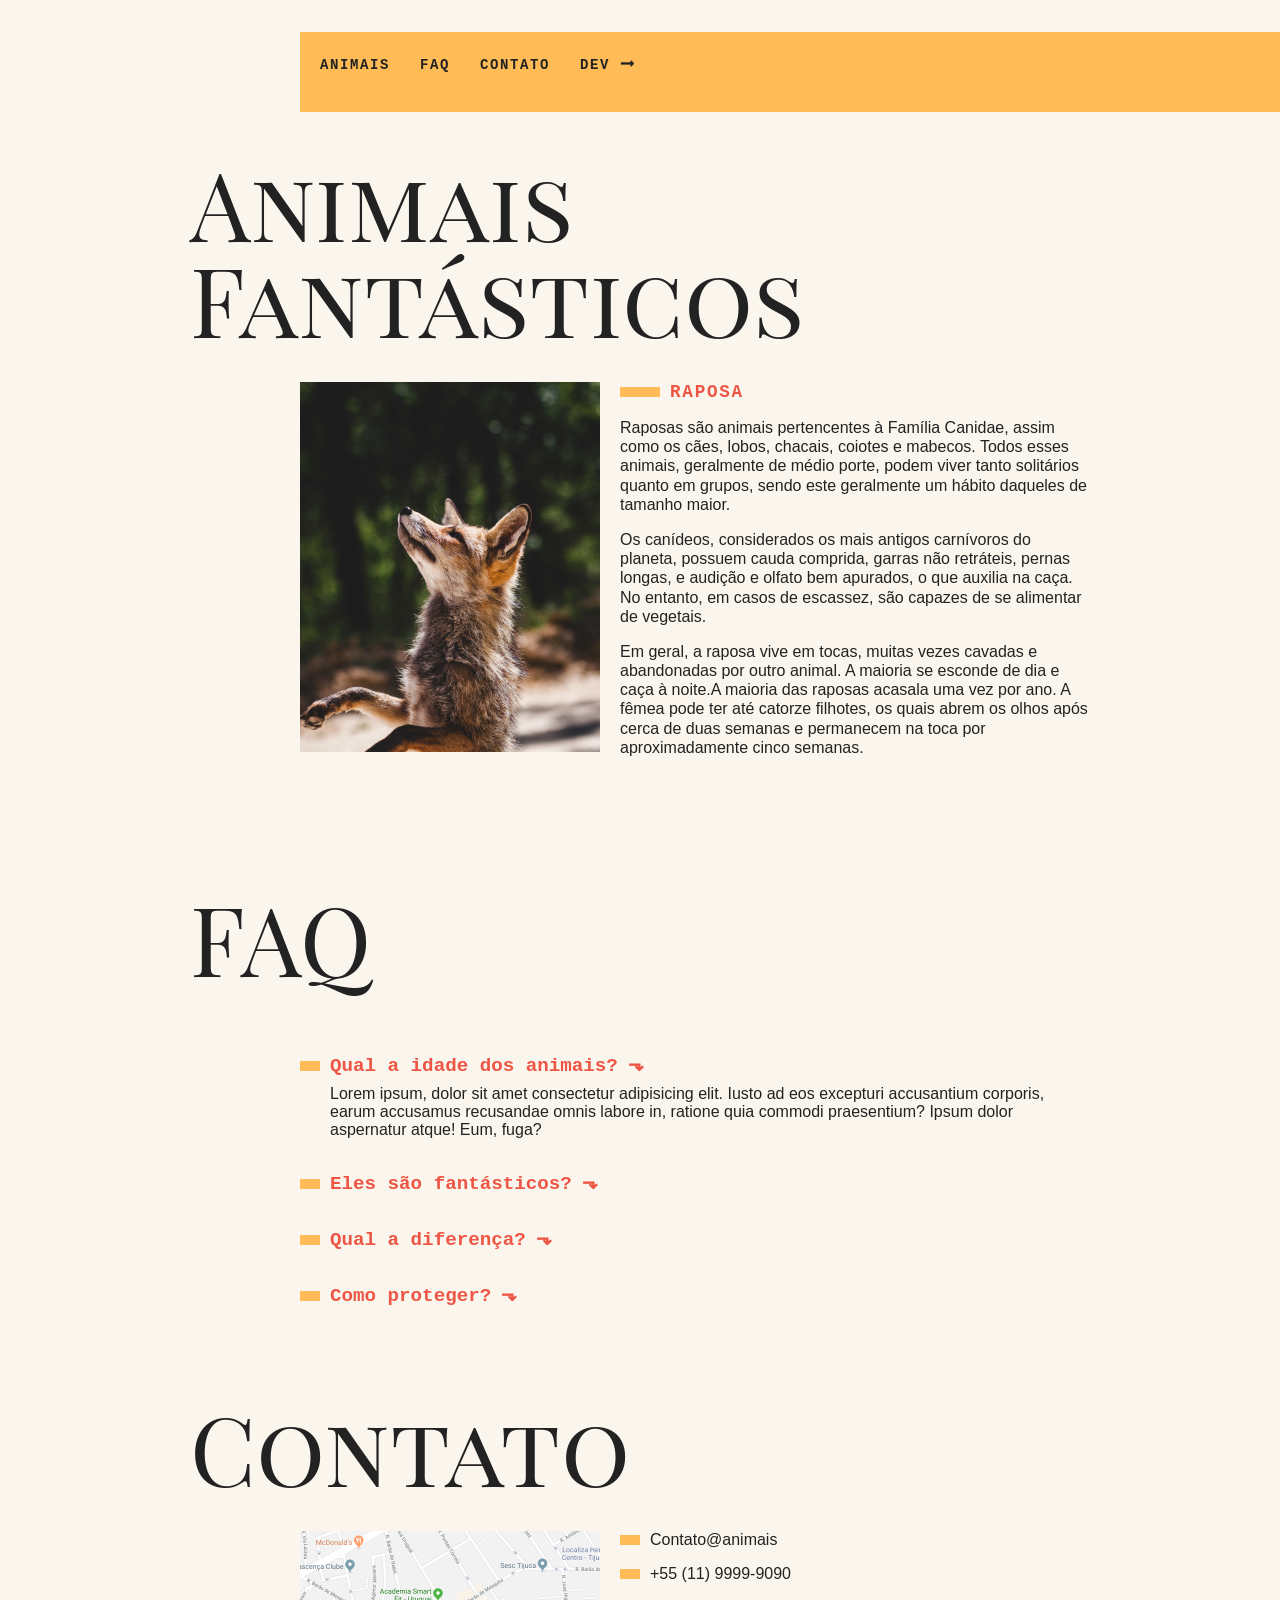
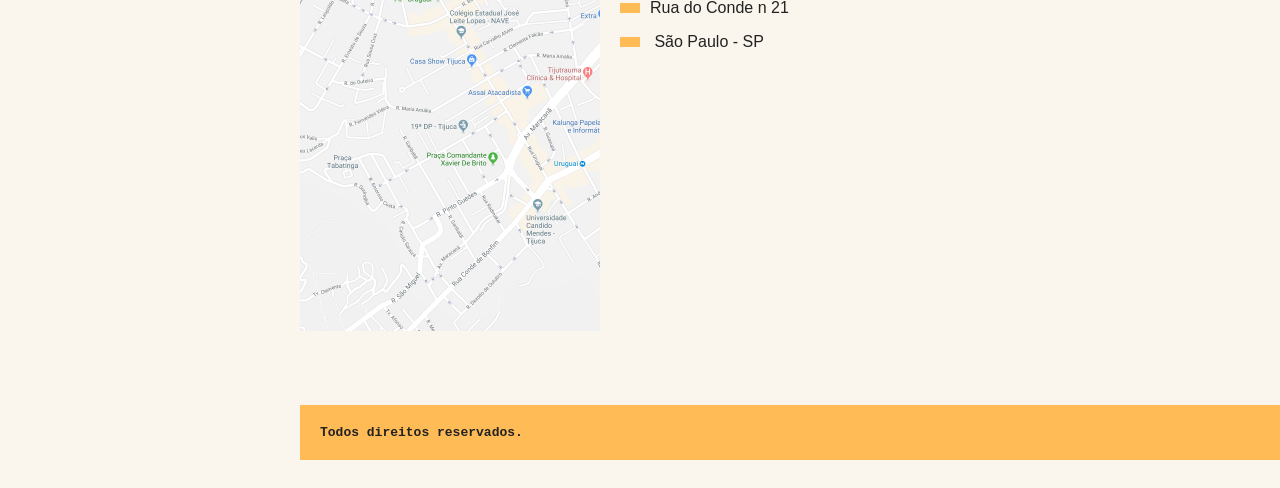
<file: index.html>
<!DOCTYPE html>
<html lang="pt-BR">
  <head>
    <meta charset="UTF-8" />
    <meta http-equiv="X-UA-Compatible" content="IE=edge" />
    <meta name="viewport" content="width=device-width, initial-scale=1.0" />
    <link href="https://fonts.googleapis.com/css2?family=Playfair+Display+SC&family=Press+Start+2P&display=swap" rel="stylesheet">
    <link rel="stylesheet" href="css/style.css" />
    <title>Animais Fantásticos</title>
  </head>

  <body>
    <!-- menu do site -->
    <nav class="menu js-menu">
      <ul class="animais-lista">
        <li><a href="#animais">Animais</a></li>
        <li><a href="#faq">Faq</a></li>
        <li><a href="#contato">Contato</a></li>
        <li><a href="https://www.origamid.com/">Dev 🠖 </a></li>
      </ul>
    </nav>

    <!-- Seção principal do site -->
    <section class="grid-section animais js-tabmenu js-scroll" id="animais">
      <h1 class="titulo">Animais Fantásticos</h1>
      <ul class="animais-lista">
        <li><img src="img/imagem1.jpg" alt="raposa" /></li>
        <li><img src="img/imagem2.jpg" alt="esquilo" /></li>
        <li><img src="img/imagem3.jpg" alt="urso" /></li>
        <li><img src="img/imagem4.jpg" alt="lobo" /></li>
        <li><img src="img/imagem5.jpg" alt="macaco" /></li>
        <li><img src="img/imagem6.jpg" alt="leao" /></li>
      </ul>

      <div class="animais-descricao js-tabcontent">
        <section>
          <h2>Raposa</h2>
          <p>
            Raposas são animais pertencentes à Família Canidae, assim como os
            cães, lobos, chacais, coiotes e mabecos. Todos esses animais,
            geralmente de médio porte, podem viver tanto solitários quanto em
            grupos, sendo este geralmente um hábito daqueles de tamanho maior.
          </p>

          <p>
            Os canídeos, considerados os mais antigos carnívoros do planeta,
            possuem cauda comprida, garras não retráteis, pernas longas, e
            audição e olfato bem apurados, o que auxilia na caça. No entanto, em
            casos de escassez, são capazes de se alimentar de vegetais.
          </p>

          <p>
            Em geral, a raposa vive em tocas, muitas vezes cavadas e abandonadas
            por outro animal. A maioria se esconde de dia e caça à noite.A
            maioria das raposas acasala uma vez por ano. A fêmea pode ter até
            catorze filhotes, os quais abrem os olhos após cerca de duas semanas
            e permanecem na toca por aproximadamente cinco semanas.
          </p>
        </section>
        <section>
          <h2>Esquilo</h2>
          <p>
            Raposas são animais pertencentes à Família Canidae, assim como os
            cães, lobos, chacais, coiotes e mabecos. Todos esses animais,
            geralmente de médio porte, podem viver tanto solitários quanto em
            grupos, sendo este geralmente um hábito daqueles de tamanho maior.
          </p>

          <p>
            Os canídeos, considerados os mais antigos carnívoros do planeta,
            possuem cauda comprida, garras não retráteis, pernas longas, e
            audição e olfato bem apurados, o que auxilia na caça. No entanto, em
            casos de escassez, são capazes de se alimentar de vegetais.
          </p>

          <p>
            Em geral, a raposa vive em tocas, muitas vezes cavadas e abandonadas
            por outro animal. A maioria se esconde de dia e caça à noite.A
            maioria das raposas acasala uma vez por ano. A fêmea pode ter até
            catorze filhotes, os quais abrem os olhos após cerca de duas semanas
            e permanecem na toca por aproximadamente cinco semanas.
          </p>
        </section>

        <section>
          <h2>Urso</h2>
          <p>
            Raposas são animais pertencentes à Família Canidae, assim como os
            cães, lobos, chacais, coiotes e mabecos. Todos esses animais,
            geralmente de médio porte, podem viver tanto solitários quanto em
            grupos, sendo este geralmente um hábito daqueles de tamanho maior.
          </p>

          <p>
            Os canídeos, considerados os mais antigos carnívoros do planeta,
            possuem cauda comprida, garras não retráteis, pernas longas, e
            audição e olfato bem apurados, o que auxilia na caça. No entanto, em
            casos de escassez, são capazes de se alimentar de vegetais.
          </p>

          <p>
            Em geral, a raposa vive em tocas, muitas vezes cavadas e abandonadas
            por outro animal. A maioria se esconde de dia e caça à noite.A
            maioria das raposas acasala uma vez por ano. A fêmea pode ter até
            catorze filhotes, os quais abrem os olhos após cerca de duas semanas
            e permanecem na toca por aproximadamente cinco semanas.
          </p>
        </section>

        <section>
          <h2>Lobo</h2>
          <p>
            Raposas são animais pertencentes à Família Canidae, assim como os
            cães, lobos, chacais, coiotes e mabecos. Todos esses animais,
            geralmente de médio porte, podem viver tanto solitários quanto em
            grupos, sendo este geralmente um hábito daqueles de tamanho maior.
          </p>

          <p>
            Os canídeos, considerados os mais antigos carnívoros do planeta,
            possuem cauda comprida, garras não retráteis, pernas longas, e
            audição e olfato bem apurados, o que auxilia na caça. No entanto, em
            casos de escassez, são capazes de se alimentar de vegetais.
          </p>

          <p>
            Em geral, a raposa vive em tocas, muitas vezes cavadas e abandonadas
            por outro animal. A maioria se esconde de dia e caça à noite.A
            maioria das raposas acasala uma vez por ano. A fêmea pode ter até
            catorze filhotes, os quais abrem os olhos após cerca de duas semanas
            e permanecem na toca por aproximadamente cinco semanas.
          </p>
        </section>

        <section>
          <h2>Macaco</h2>
          <p>
            Raposas são animais pertencentes à Família Canidae, assim como os
            cães, lobos, chacais, coiotes e mabecos. Todos esses animais,
            geralmente de médio porte, podem viver tanto solitários quanto em
            grupos, sendo este geralmente um hábito daqueles de tamanho maior.
          </p>

          <p>
            Os canídeos, considerados os mais antigos carnívoros do planeta,
            possuem cauda comprida, garras não retráteis, pernas longas, e
            audição e olfato bem apurados, o que auxilia na caça. No entanto, em
            casos de escassez, são capazes de se alimentar de vegetais.
          </p>

          <p>
            Em geral, a raposa vive em tocas, muitas vezes cavadas e abandonadas
            por outro animal. A maioria se esconde de dia e caça à noite.A
            maioria das raposas acasala uma vez por ano. A fêmea pode ter até
            catorze filhotes, os quais abrem os olhos após cerca de duas semanas
            e permanecem na toca por aproximadamente cinco semanas.
          </p>
        </section>

        <section>
          <h2>Leão</h2>
          <p>
            Raposas são animais pertencentes à Família Canidae, assim como os
            cães, lobos, chacais, coiotes e mabecos. Todos esses animais,
            geralmente de médio porte, podem viver tanto solitários quanto em
            grupos, sendo este geralmente um hábito daqueles de tamanho maior.
          </p>

          <p>
            Os canídeos, considerados os mais antigos carnívoros do planeta,
            possuem cauda comprida, garras não retráteis, pernas longas, e
            audição e olfato bem apurados, o que auxilia na caça. No entanto, em
            casos de escassez, são capazes de se alimentar de vegetais.
          </p>

          <p>
            Em geral, a raposa vive em tocas, muitas vezes cavadas e abandonadas
            por outro animal. A maioria se esconde de dia e caça à noite.A
            maioria das raposas acasala uma vez por ano. A fêmea pode ter até
            catorze filhotes, os quais abrem os olhos após cerca de duas semanas
            e permanecem na toca por aproximadamente cinco semanas.
          </p>
        </section>
      </div>
    </section>

         <!-- seção FAQ -->
   <section class="grid-section faq js-scroll" id="faq">
   <h1 class="titulo">FAQ</h1>
   <!-- Lista com perguntas e respostas  -->
   <dl class="faq-lista js-accordion">
     <dt>Qual a idade dos animais?</dt>
     <dd>Lorem ipsum, dolor sit amet consectetur adipisicing elit. Iusto ad eos excepturi accusantium corporis, earum accusamus recusandae omnis labore in, ratione quia commodi praesentium? Ipsum dolor aspernatur atque! Eum, fuga?</dd>
     <dt>Eles são fantásticos?</dt>
     <dd>Lorem ipsum dolor sit amet, consectetur adipisicing elit. Voluptatum reiciendis maxime esse labore dolorem ullam excepturi, soluta laudantium exercitationem omnis quam quaerat, cumque suscipit quos quia, fugiat sapiente ad impedit!</dd>
     <dt>Qual a diferença?</dt>
     <dd>Lorem ipsum dolor sit amet, consectetur adipisicing elit. Voluptatum reiciendis maxime esse labore dolorem ullam excepturi, soluta laudantium exercitationem omnis quam quaerat, cumque suscipit quos quia, fugiat sapiente ad impedit!</dd>
     <dt>Como proteger?</dt>
   <dd>Lorem ipsum dolor sit amet, consectetur adipisicing elit. Voluptatum reiciendis maxime esse labore dolorem ullam excepturi, soluta laudantium exercitationem omnis quam quaerat, cumque suscipit quos quia, fugiat sapiente ad impedit!</dd>
   </dl>
   
   </section>      

   <!-- seção de contato do site -->
   <section class="grid-section contato js-scroll" id="contato">
     <h1 class="titulo">Contato</h1>
     <div class="mapa">
       <img src="img/mapa.png" alt="mapa">
     </div>
     <ul class="dados">
       <li>Contato@animais</li>
       <li>+55 (11) 9999-9090</li>
       <li>Rua do Conde n 21</li>
       <li> São Paulo - SP</li>
     </ul>
   </section>

   <footer class="footer">
     <p>Todos direitos reservados.</p>
   </footer>
    <script src="js/script.js"></script>
  </body>
</html>
</file>
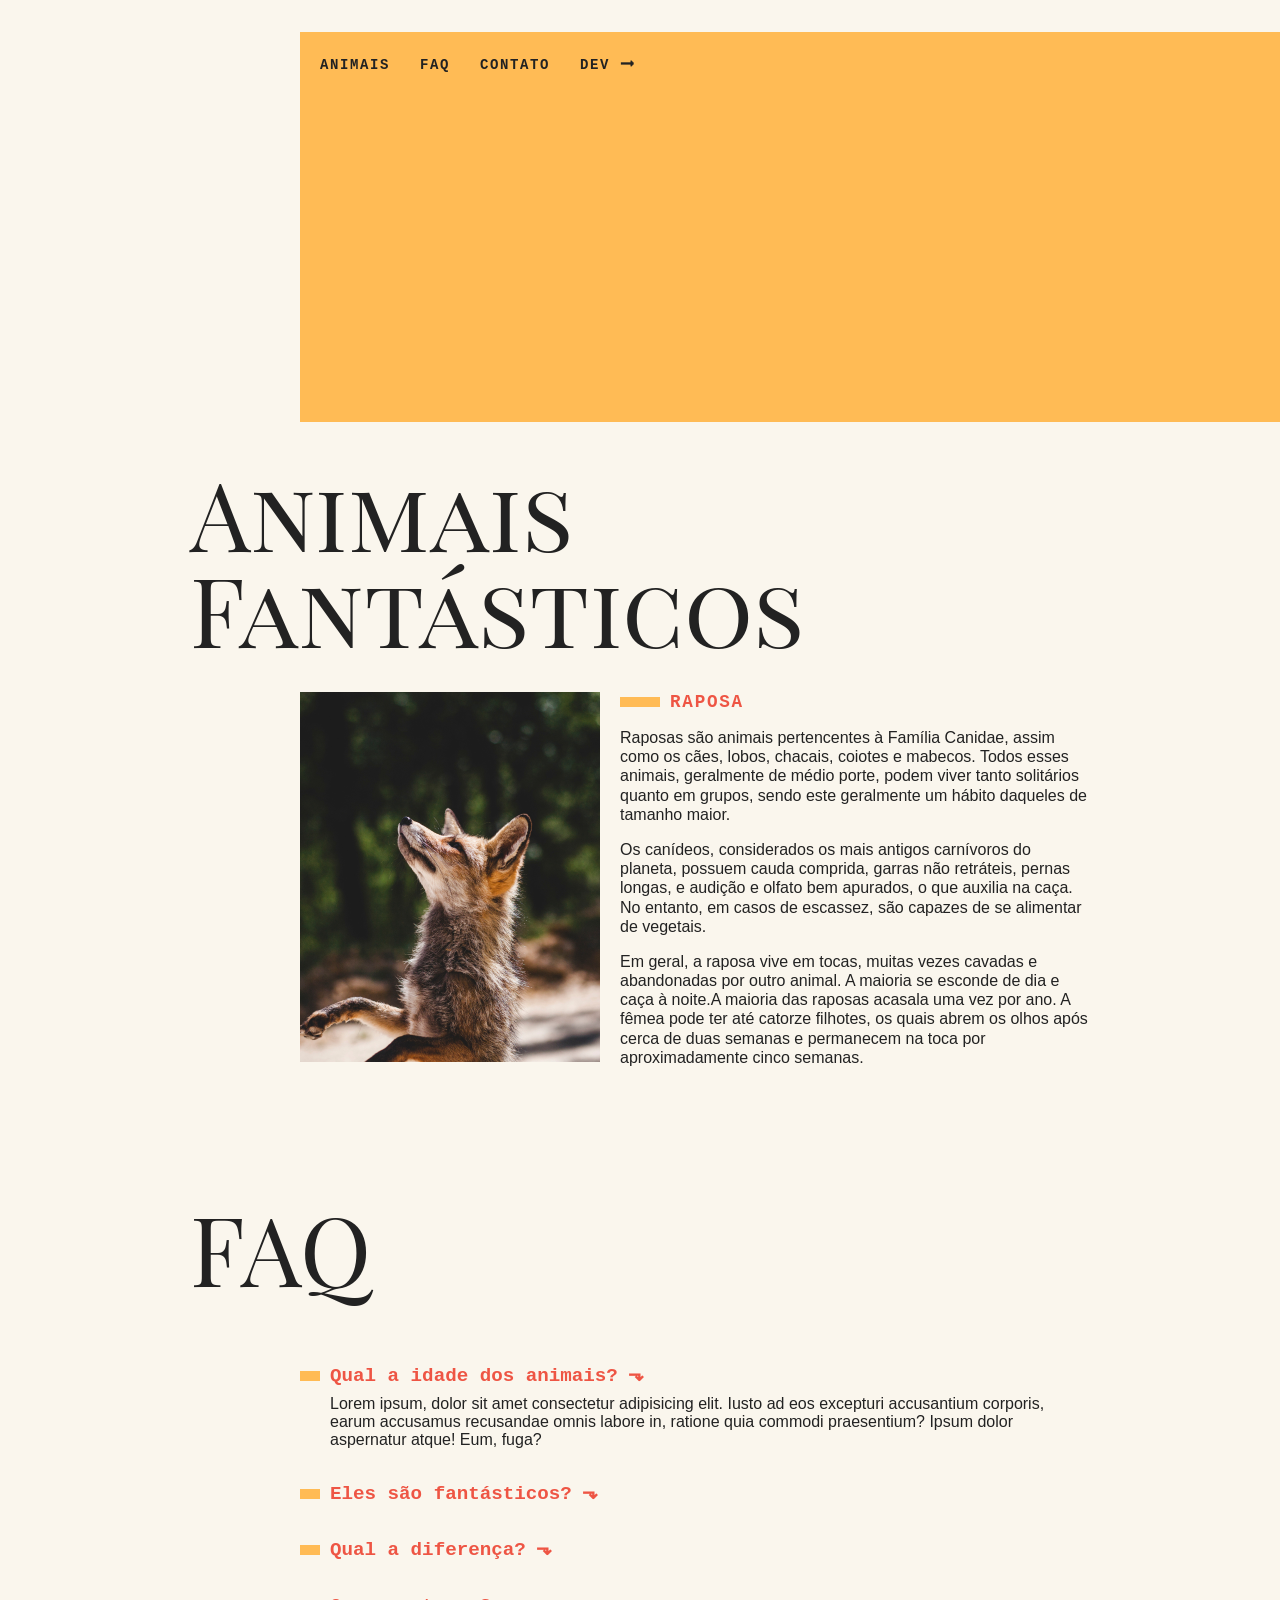
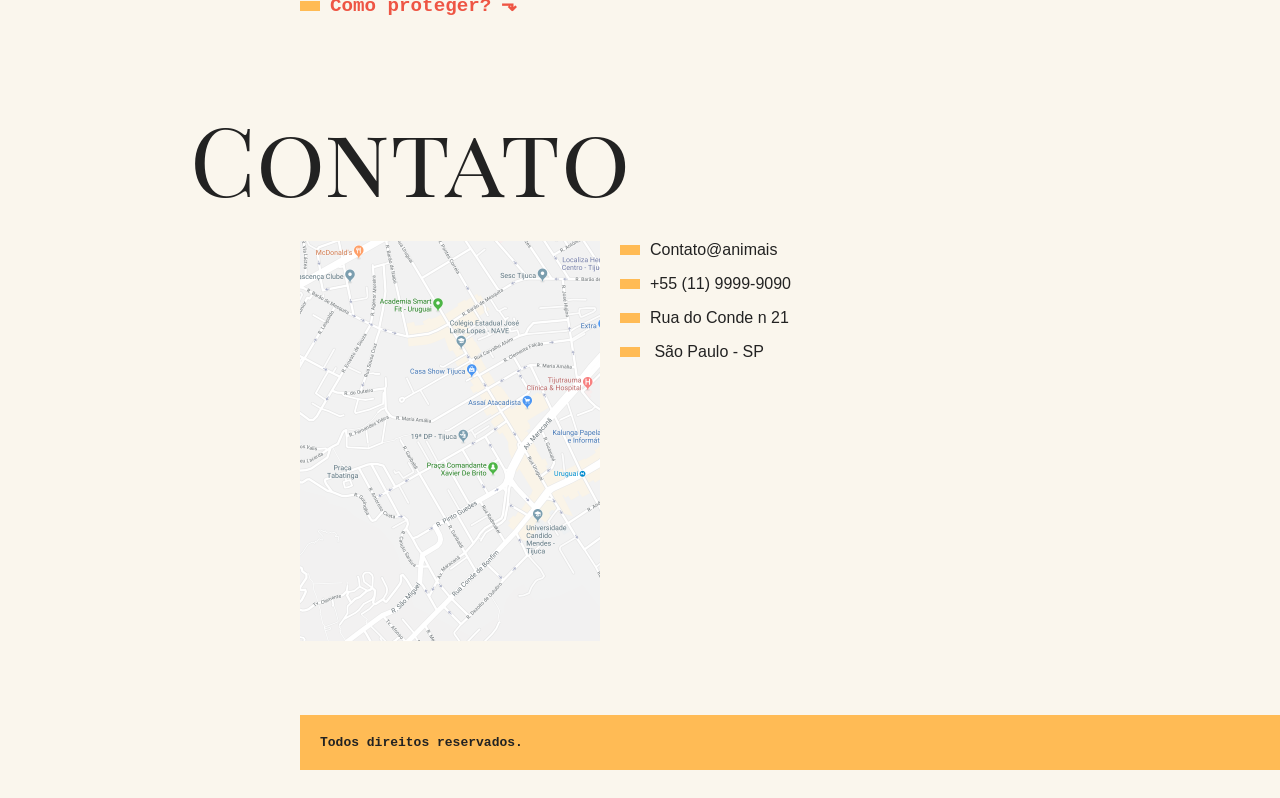
<file: navegacao-accordion/index.html>
<!DOCTYPE html>
<html lang="pt-BR">
  <head>
    <meta charset="UTF-8" />
    <meta http-equiv="X-UA-Compatible" content="IE=edge" />
    <meta name="viewport" content="width=device-width, initial-scale=1.0" />
    <link href="https://fonts.googleapis.com/css2?family=Playfair+Display+SC&family=Press+Start+2P&display=swap" rel="stylesheet">
    <link rel="stylesheet" href="css/style.css" />
    <title>Animais Fantásticos</title>
  </head>

  <body>
    <!-- menu do site -->
    <nav class="menu js-menu">
      <ul class="animais-lista">
        <li><a href="#animais">Animais</a></li>
        <li><a href="#faq">Faq</a></li>
        <li><a href="#contato">Contato</a></li>
        <li><a href="https://www.origamid.com/">Dev 🠖 </a></li>
      </ul>
    </nav>

    <!-- Seção principal do site -->
    <section class="grid-section animais js-tabmenu" id="animais">
      <h1 class="titulo">Animais Fantásticos</h1>
      <ul class="animais-lista">
        <li><img src="img/imagem1.jpg" alt="raposa" /></li>
        <li><img src="img/imagem2.jpg" alt="esquilo" /></li>
        <li><img src="img/imagem3.jpg" alt="urso" /></li>
        <li><img src="img/imagem4.jpg" alt="lobo" /></li>
        <li><img src="img/imagem5.jpg" alt="macaco" /></li>
        <li><img src="img/imagem6.jpg" alt="leao" /></li>
      </ul>

      <div class="animais-descricao js-tabcontent">
        <section>
          <h2>Raposa</h2>
          <p>
            Raposas são animais pertencentes à Família Canidae, assim como os
            cães, lobos, chacais, coiotes e mabecos. Todos esses animais,
            geralmente de médio porte, podem viver tanto solitários quanto em
            grupos, sendo este geralmente um hábito daqueles de tamanho maior.
          </p>

          <p>
            Os canídeos, considerados os mais antigos carnívoros do planeta,
            possuem cauda comprida, garras não retráteis, pernas longas, e
            audição e olfato bem apurados, o que auxilia na caça. No entanto, em
            casos de escassez, são capazes de se alimentar de vegetais.
          </p>

          <p>
            Em geral, a raposa vive em tocas, muitas vezes cavadas e abandonadas
            por outro animal. A maioria se esconde de dia e caça à noite.A
            maioria das raposas acasala uma vez por ano. A fêmea pode ter até
            catorze filhotes, os quais abrem os olhos após cerca de duas semanas
            e permanecem na toca por aproximadamente cinco semanas.
          </p>
        </section>
        <section>
          <h2>Esquilo</h2>
          <p>
            Raposas são animais pertencentes à Família Canidae, assim como os
            cães, lobos, chacais, coiotes e mabecos. Todos esses animais,
            geralmente de médio porte, podem viver tanto solitários quanto em
            grupos, sendo este geralmente um hábito daqueles de tamanho maior.
          </p>

          <p>
            Os canídeos, considerados os mais antigos carnívoros do planeta,
            possuem cauda comprida, garras não retráteis, pernas longas, e
            audição e olfato bem apurados, o que auxilia na caça. No entanto, em
            casos de escassez, são capazes de se alimentar de vegetais.
          </p>

          <p>
            Em geral, a raposa vive em tocas, muitas vezes cavadas e abandonadas
            por outro animal. A maioria se esconde de dia e caça à noite.A
            maioria das raposas acasala uma vez por ano. A fêmea pode ter até
            catorze filhotes, os quais abrem os olhos após cerca de duas semanas
            e permanecem na toca por aproximadamente cinco semanas.
          </p>
        </section>

        <section>
          <h2>Urso</h2>
          <p>
            Raposas são animais pertencentes à Família Canidae, assim como os
            cães, lobos, chacais, coiotes e mabecos. Todos esses animais,
            geralmente de médio porte, podem viver tanto solitários quanto em
            grupos, sendo este geralmente um hábito daqueles de tamanho maior.
          </p>

          <p>
            Os canídeos, considerados os mais antigos carnívoros do planeta,
            possuem cauda comprida, garras não retráteis, pernas longas, e
            audição e olfato bem apurados, o que auxilia na caça. No entanto, em
            casos de escassez, são capazes de se alimentar de vegetais.
          </p>

          <p>
            Em geral, a raposa vive em tocas, muitas vezes cavadas e abandonadas
            por outro animal. A maioria se esconde de dia e caça à noite.A
            maioria das raposas acasala uma vez por ano. A fêmea pode ter até
            catorze filhotes, os quais abrem os olhos após cerca de duas semanas
            e permanecem na toca por aproximadamente cinco semanas.
          </p>
        </section>

        <section>
          <h2>Lobo</h2>
          <p>
            Raposas são animais pertencentes à Família Canidae, assim como os
            cães, lobos, chacais, coiotes e mabecos. Todos esses animais,
            geralmente de médio porte, podem viver tanto solitários quanto em
            grupos, sendo este geralmente um hábito daqueles de tamanho maior.
          </p>

          <p>
            Os canídeos, considerados os mais antigos carnívoros do planeta,
            possuem cauda comprida, garras não retráteis, pernas longas, e
            audição e olfato bem apurados, o que auxilia na caça. No entanto, em
            casos de escassez, são capazes de se alimentar de vegetais.
          </p>

          <p>
            Em geral, a raposa vive em tocas, muitas vezes cavadas e abandonadas
            por outro animal. A maioria se esconde de dia e caça à noite.A
            maioria das raposas acasala uma vez por ano. A fêmea pode ter até
            catorze filhotes, os quais abrem os olhos após cerca de duas semanas
            e permanecem na toca por aproximadamente cinco semanas.
          </p>
        </section>

        <section>
          <h2>Macaco</h2>
          <p>
            Raposas são animais pertencentes à Família Canidae, assim como os
            cães, lobos, chacais, coiotes e mabecos. Todos esses animais,
            geralmente de médio porte, podem viver tanto solitários quanto em
            grupos, sendo este geralmente um hábito daqueles de tamanho maior.
          </p>

          <p>
            Os canídeos, considerados os mais antigos carnívoros do planeta,
            possuem cauda comprida, garras não retráteis, pernas longas, e
            audição e olfato bem apurados, o que auxilia na caça. No entanto, em
            casos de escassez, são capazes de se alimentar de vegetais.
          </p>

          <p>
            Em geral, a raposa vive em tocas, muitas vezes cavadas e abandonadas
            por outro animal. A maioria se esconde de dia e caça à noite.A
            maioria das raposas acasala uma vez por ano. A fêmea pode ter até
            catorze filhotes, os quais abrem os olhos após cerca de duas semanas
            e permanecem na toca por aproximadamente cinco semanas.
          </p>
        </section>

        <section>
          <h2>Leão</h2>
          <p>
            Raposas são animais pertencentes à Família Canidae, assim como os
            cães, lobos, chacais, coiotes e mabecos. Todos esses animais,
            geralmente de médio porte, podem viver tanto solitários quanto em
            grupos, sendo este geralmente um hábito daqueles de tamanho maior.
          </p>

          <p>
            Os canídeos, considerados os mais antigos carnívoros do planeta,
            possuem cauda comprida, garras não retráteis, pernas longas, e
            audição e olfato bem apurados, o que auxilia na caça. No entanto, em
            casos de escassez, são capazes de se alimentar de vegetais.
          </p>

          <p>
            Em geral, a raposa vive em tocas, muitas vezes cavadas e abandonadas
            por outro animal. A maioria se esconde de dia e caça à noite.A
            maioria das raposas acasala uma vez por ano. A fêmea pode ter até
            catorze filhotes, os quais abrem os olhos após cerca de duas semanas
            e permanecem na toca por aproximadamente cinco semanas.
          </p>
        </section>
      </div>
    </section>

         <!-- seção FAQ -->
   <section class="grid-section faq" id="faq">
   <h1 class="titulo">FAQ</h1>
   <!-- Lista com perguntas e respostas  -->
   <dl class="faq-lista js-accordion">
     <dt>Qual a idade dos animais?</dt>
     <dd>Lorem ipsum, dolor sit amet consectetur adipisicing elit. Iusto ad eos excepturi accusantium corporis, earum accusamus recusandae omnis labore in, ratione quia commodi praesentium? Ipsum dolor aspernatur atque! Eum, fuga?</dd>
     <dt>Eles são fantásticos?</dt>
     <dd>Lorem ipsum dolor sit amet, consectetur adipisicing elit. Voluptatum reiciendis maxime esse labore dolorem ullam excepturi, soluta laudantium exercitationem omnis quam quaerat, cumque suscipit quos quia, fugiat sapiente ad impedit!</dd>
     <dt>Qual a diferença?</dt>
     <dd>Lorem ipsum dolor sit amet, consectetur adipisicing elit. Voluptatum reiciendis maxime esse labore dolorem ullam excepturi, soluta laudantium exercitationem omnis quam quaerat, cumque suscipit quos quia, fugiat sapiente ad impedit!</dd>
     <dt>Como proteger?</dt>
   <dd>Lorem ipsum dolor sit amet, consectetur adipisicing elit. Voluptatum reiciendis maxime esse labore dolorem ullam excepturi, soluta laudantium exercitationem omnis quam quaerat, cumque suscipit quos quia, fugiat sapiente ad impedit!</dd>
   </dl>
   
   </section>      

   <!-- seção de contato do site -->
   <section class="grid-section contato" id="contato">
     <h1 class="titulo">Contato</h1>
     <div class="mapa">
       <img src="img/mapa.png" alt="mapa">
     </div>
     <ul class="dados">
       <li>Contato@animais</li>
       <li>+55 (11) 9999-9090</li>
       <li>Rua do Conde n 21</li>
       <li> São Paulo - SP</li>
     </ul>
   </section>

   <footer class="footer">
     <p>Todos direitos reservados.</p>
   </footer>
    <script src="js/script.js"></script>
  </body>
</html>
</file>
<file: css/style.css>
/* formatações iniciais */

body,
h1,
h2,
h3,
ul,
li,
p,
dt,
dd,
dl {
  margin: 0px;
  padding: 0px;
}

img {
  display: block;
  max-width: 100%;
}

ul {
  list-style: none;
}

a {
  text-decoration: none;
}

/* estilizando a página */

body {
  background-color: #faf6ed;
  color: #222;
  display: grid;
  grid-template-columns: 1fr 120px minmax(300px, 800px) 1fr;
}

/* Estilo menu */

.menu {
  grid-column: 3/ 5;
  margin-top: 2rem;
  margin-bottom: 2rem;
  height: 80px;
  background-color: #fb5;
}

.menu ul {
  display: flex;
  flex-wrap: wrap;
  padding: 10px;
}

.menu li a {
  display: block;
  padding: 15px 10px;
  margin-right: 10px;
  color: #222;
  font-family: monospace;
  font-size: 0.875rem;
  font-weight: bold;
  text-transform: uppercase;
  letter-spacing: 0.1rem;
}

/* estilizando seção principal */

.grid-section {
  grid-column: 2/4;
  width: 100%;
  box-sizing: border-box;
  padding: 10px;
  display: grid;
  grid-template-columns: 90px 300px 1fr;
  grid-gap: 20px;
  margin-bottom: 4rem;
}

.titulo {
  font-family: "Playfair Display SC", georgia;
  font-size: 6rem;
  line-height: 1;
  font-weight: 400;
  margin-bottom: 1rem;
  grid-column: 1/ 4;
}

.animais h2 {
  font-family: monospace;
  font-size: 1.1rem;
  text-transform: uppercase;
  letter-spacing: 0.1em;
  margin-bottom: 1rem;
  color: #e54;
}

.animais h2::before {
  content: "";
  display: inline-block;
  width: 40px;
  height: 10px;
  margin-right: 10px;
  background-color: #fb5;
}

.animais p {
  font-family: Helvetica, Arial, sans-serif;
  line-height: 1.2;
  margin-bottom: 1rem;
}

.animais-lista {
  height: 370px;
  overflow-y: scroll;
  grid-column: 2;
}
.animais-lista {
  cursor: pointer;
}
.animais-lista::-webkit-scrollbar {
  width: 18px;
}
.animais-lista::-webkit-scrollbar-thumb {
  background-color: #fb5;
  border-left: 4px solid #faf6ed;
  border-right: 4px solid #faf6ed;
}

.animais-lista::-webkit-scrollbar-track {
  background-color: #faf6ed;
}

.animais-descricao {
  grid-column: 3;
}

.animais-descricao section {
  margin-bottom: 3rem;
}

/* Estilizando sesão FAQ */

.faq-lista {
  grid-column: 2/4;
}

.faq-lista dt {
  font-size: 1.2rem;
  font-family: monospace;
  font-weight: bold;
  margin-top: 2rem;
  margin-bottom: 0.5rem;
  color: #e54;
}

.faq-lista dt::before {
  content: "";
  display: inline-block;
  width: 20px;
  height: 10px;
  margin-right: 10px;
  background-color: #fb5;
}

.faq-lista dd {
  font-family: Helvetica, Arial;
  margin-bottom: 0.5rem;
  margin-left: 30px;
}

/* Estilizando area de contato */

.mapa {
  grid-column: 2;
}

.dados {
  grid-column: 3;
}

.dados li {
  margin-bottom: 1rem;
  font-family: Helvetica, Arial;
}

.dados li::before {
  content: "";
  display: inline-block;
  width: 20px;
  height: 10px;
  margin-right: 10px;
  background-color: #fb5;
}

/* RODAPE */

.footer {
  grid-column: 3/5;
  margin-bottom: 2rem;
  background-color: #fb5;
}

.footer p {
  padding: 20px;
  font-family: monospace;
  font-weight: bold;
}

/* RESPONSIVIDADE */

@media (max-width: 700px) {
  body {
    grid-template-columns: 1fr;
  }
  .menu,
  .grid-section,
  .footer {
    grid-column: 1;
  }
  .grid-section {
    grid-template-columns: 100px 1fr;
    grid-gap: 10px;
  }
  .animais-lista {
    grid-column: 1;
  }
  .faq-lista,
  .dados,
  .mapa {
    grid-column: 1/3;
  }
  .grid-section h1 {
    font-size: 3rem;
  }
  .menu {
    margin-top: 0px;
  }
  .footer {
    margin-bottom: 0px;
  }
}

.js-tabcontent section {
  display: none;
}

.js-tabcontent section.ativo {
  display: block !important;
  animation: show 0.5s forwards;
}

@keyframes show {
  from {
    opacity: 0;
    transform: translate3d(-30px, 0, 0);
  }
  to {
    opacity: 1;
    transform: translate3d(0, 0, 0);
  }
}

.js-accordion dd {
  display: none;
}

.js-accordion dt::after {
  content: "⬎";
  margin-left: 10px;
}

.js-accordion dt.ativo::after {
  content: "⬑";
}


.js-accordion dd.ativo {
  display: block;
  animation: slideDown .5s forwards;
}

@keyframes slideDown {
  from {
    opacity: 0;
    max-height: 0;
  }
  to {
    opacity: 1;
    max-height: 200px;
    
  }
}

.js-scroll {
  opacity: 0;
  transform: translate3d(-30px, 0, 0);
  transition: .3s;
}

.js-scroll.ativo {
 opacity: 1;
 transform: translate3d(0, 0, 0);
}
</file>
<file: navegacao-accordion/css/style.css>
/* formatações iniciais */

body,
h1,
h2,
h3,
ul,
li,
p,
dt,
dd,
dl {
  margin: 0px;
  padding: 0px;
}

img {
  display: block;
  max-width: 100%;
}

ul {
  list-style: none;
}

a {
  text-decoration: none;
}

/* estilizando a página */

body {
  background-color: #faf6ed;
  color: #222;
  display: grid;
  grid-template-columns: 1fr 120px minmax(300px, 800px) 1fr;
}

/* Estilo menu */

.menu {
  grid-column: 3/ 5;
  margin-top: 2rem;
  margin-bottom: 2rem;
  background-color: #fb5;
}

.menu ul {
  display: flex;
  flex-wrap: wrap;
  padding: 10px;
}

.menu li a {
  display: block;
  padding: 15px 10px;
  margin-right: 10px;
  color: #222;
  font-family: monospace;
  font-size: 0.875rem;
  font-weight: bold;
  text-transform: uppercase;
  letter-spacing: 0.1rem;
}

/* estilizando seção principal */

.grid-section {
  grid-column: 2/4;
  width: 100%;
  box-sizing: border-box;
  padding: 10px;
  display: grid;
  grid-template-columns: 90px 300px 1fr;
  grid-gap: 20px;
  margin-bottom: 4rem;
}

.titulo {
  font-family: "Playfair Display SC", georgia;
  font-size: 6rem;
  line-height: 1;
  font-weight: 400;
  margin-bottom: 1rem;
  grid-column: 1/ 4;
}

.animais h2 {
  font-family: monospace;
  font-size: 1.1rem;
  text-transform: uppercase;
  letter-spacing: 0.1em;
  margin-bottom: 1rem;
  color: #e54;
}

.animais h2::before {
  content: "";
  display: inline-block;
  width: 40px;
  height: 10px;
  margin-right: 10px;
  background-color: #fb5;
}

.animais p {
  font-family: Helvetica, Arial, sans-serif;
  line-height: 1.2;
  margin-bottom: 1rem;
}

.animais-lista {
  height: 370px;
  overflow-y: scroll;
  grid-column: 2;
}
.animais-lista {
  cursor: pointer;
}
.animais-lista::-webkit-scrollbar {
  width: 18px;
}
.animais-lista::-webkit-scrollbar-thumb {
  background-color: #fb5;
  border-left: 4px solid #faf6ed;
  border-right: 4px solid #faf6ed;
}

.animais-lista::-webkit-scrollbar-track {
  background-color: #faf6ed;
}

.animais-descricao {
  grid-column: 3;
}

.animais-descricao section {
  margin-bottom: 3rem;
}

/* Estilizando sesão FAQ */

.faq-lista {
  grid-column: 2/4;
}

.faq-lista dt {
  font-size: 1.2rem;
  font-family: monospace;
  font-weight: bold;
  margin-top: 2rem;
  margin-bottom: 0.5rem;
  color: #e54;
}

.faq-lista dt::before {
  content: "";
  display: inline-block;
  width: 20px;
  height: 10px;
  margin-right: 10px;
  background-color: #fb5;
}

.faq-lista dd {
  font-family: Helvetica, Arial;
  margin-bottom: 0.5rem;
  margin-left: 30px;
}

/* Estilizando area de contato */

.mapa {
  grid-column: 2;
}

.dados {
  grid-column: 3;
}

.dados li {
  margin-bottom: 1rem;
  font-family: Helvetica, Arial;
}

.dados li::before {
  content: "";
  display: inline-block;
  width: 20px;
  height: 10px;
  margin-right: 10px;
  background-color: #fb5;
}

/* RODAPE */

.footer {
  grid-column: 3/5;
  margin-bottom: 2rem;
  background-color: #fb5;
}

.footer p {
  padding: 20px;
  font-family: monospace;
  font-weight: bold;
}

/* RESPONSIVIDADE */

@media (max-width: 700px) {
  body {
    grid-template-columns: 1fr;
  }
  .menu,
  .grid-section,
  .footer {
    grid-column: 1;
  }
  .grid-section {
    grid-template-columns: 100px 1fr;
    grid-gap: 10px;
  }
  .animais-lista {
    grid-column: 1;
  }
  .faq-lista,
  .dados,
  .mapa {
    grid-column: 1/3;
  }
  .grid-section h1 {
    font-size: 3rem;
  }
  .menu {
    margin-top: 0px;
  }
  .footer {
    margin-bottom: 0px;
  }
}

.js-tabcontent section {
  display: none;
}

.js-tabcontent section.ativo {
  display: block !important;
  animation: show 0.5s forwards;
}

@keyframes show {
  from {
    opacity: 0;
    transform: translate3d(-30px, 0, 0);
  }
  to {
    opacity: 1;
    transform: translate3d(0, 0, 0);
  }
}

.js-accordion dd {
  display: none;
}

.js-accordion dt::after {
  content: "⬎";
  margin-left: 10px;
}

.js-accordion dt.ativo::after {
  content: "⬑";
}


.js-accordion dd.ativo {
  display: block;
  animation: slideDown .5s forwards;
}

@keyframes slideDown {
  from {
    opacity: 0;
    max-height: 0;
  }
  to {
    opacity: 1;
    max-height: 200px;
    
  }
}
</file>
